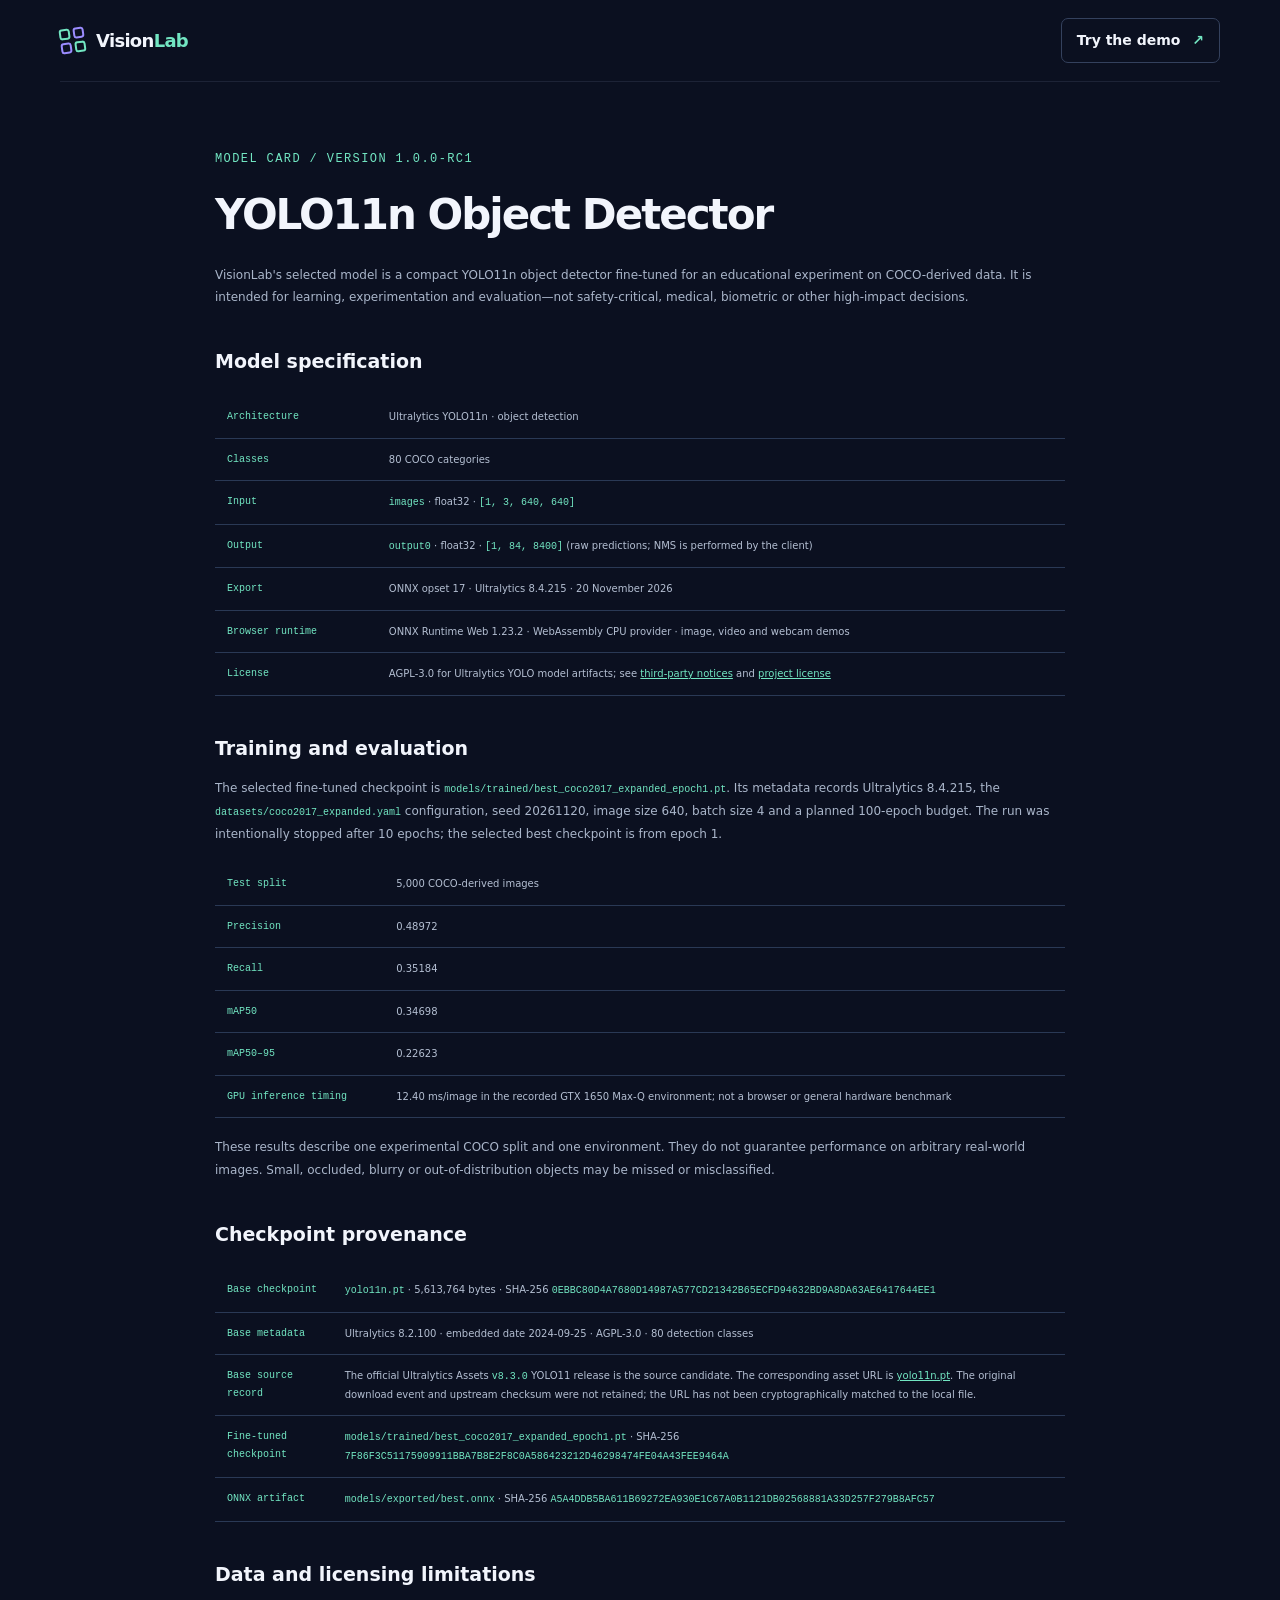
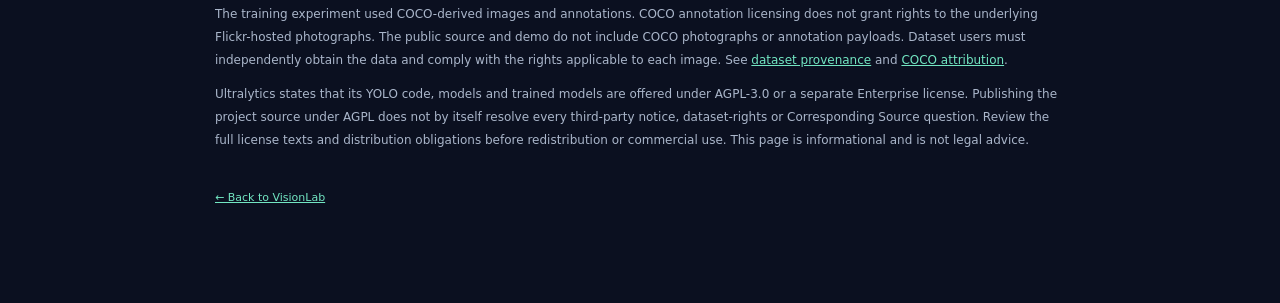
<file: docs/model-card.html>
<!doctype html>
<html lang="en">
<head>
  <meta charset="utf-8">
  <meta name="viewport" content="width=device-width, initial-scale=1">
  <meta name="theme-color" content="#0b1020">
  <title>Model Card — VisionLab</title>
  <link rel="stylesheet" href="./assets/site.css">
  <style>
    .document{padding:70px 0 100px;max-width:850px}.document h1{font-size:42px;letter-spacing:-2px;margin:12px 0}.document h2{font-size:19px;margin:36px 0 10px}.document p,.document li{font-size:12px;color:#aab6ca;line-height:1.9}.document code{font-family:var(--mono);font-size:10px;color:var(--mint);overflow-wrap:anywhere}.document table{width:100%;border-collapse:collapse;margin:18px 0}.document th,.document td{text-align:left;padding:12px;border-bottom:1px solid #2a3955;font-size:10px;vertical-align:top}.document th{color:var(--mint);font-family:var(--mono);font-weight:500}.document td{color:#b4bfd2}.document a{color:var(--mint);text-decoration:underline}.back{display:inline-block;margin-top:24px;color:var(--mint);font-size:11px}
  </style>
</head>
<body>
  <header class="topbar shell"><a class="brand" href="./index.html"><span class="brand-mark"><span></span><span></span><span></span><span></span></span><span>Vision<span class="brand-accent">Lab</span></span></a><a class="nav-cta" href="./index.html#demo">Try the demo <span>↗</span></a></header>
  <main class="shell document">
    <div class="eyebrow">MODEL CARD / VERSION 1.0.0-RC1</div>
    <h1>YOLO11n Object Detector</h1>
    <p>VisionLab's selected model is a compact YOLO11n object detector fine-tuned for an educational experiment on COCO-derived data. It is intended for learning, experimentation and evaluation—not safety-critical, medical, biometric or other high-impact decisions.</p>
    <h2>Model specification</h2>
    <table><tbody>
      <tr><th>Architecture</th><td>Ultralytics YOLO11n · object detection</td></tr>
      <tr><th>Classes</th><td>80 COCO categories</td></tr>
      <tr><th>Input</th><td><code>images</code> · float32 · <code>[1, 3, 640, 640]</code></td></tr>
      <tr><th>Output</th><td><code>output0</code> · float32 · <code>[1, 84, 8400]</code> (raw predictions; NMS is performed by the client)</td></tr>
      <tr><th>Export</th><td>ONNX opset 17 · Ultralytics 8.4.215 · 20 November 2026</td></tr>
      <tr><th>Browser runtime</th><td>ONNX Runtime Web 1.23.2 · WebAssembly CPU provider · image, video and webcam demos</td></tr>
      <tr><th>License</th><td>AGPL-3.0 for Ultralytics YOLO model artifacts; see <a href="./THIRD-PARTY-NOTICES.md">third-party notices</a> and <a href="./LICENSE">project license</a></td></tr>
    </tbody></table>
    <h2>Training and evaluation</h2>
    <p>The selected fine-tuned checkpoint is <code>models/trained/best_coco2017_expanded_epoch1.pt</code>. Its metadata records Ultralytics 8.4.215, the <code>datasets/coco2017_expanded.yaml</code> configuration, seed 20261120, image size 640, batch size 4 and a planned 100-epoch budget. The run was intentionally stopped after 10 epochs; the selected best checkpoint is from epoch 1.</p>
    <table><tbody>
      <tr><th>Test split</th><td>5,000 COCO-derived images</td></tr>
      <tr><th>Precision</th><td>0.48972</td></tr>
      <tr><th>Recall</th><td>0.35184</td></tr>
      <tr><th>mAP50</th><td>0.34698</td></tr>
      <tr><th>mAP50–95</th><td>0.22623</td></tr>
      <tr><th>GPU inference timing</th><td>12.40 ms/image in the recorded GTX 1650 Max-Q environment; not a browser or general hardware benchmark</td></tr>
    </tbody></table>
    <p>These results describe one experimental COCO split and one environment. They do not guarantee performance on arbitrary real-world images. Small, occluded, blurry or out-of-distribution objects may be missed or misclassified.</p>
    <h2>Checkpoint provenance</h2>
    <table><tbody>
      <tr><th>Base checkpoint</th><td><code>yolo11n.pt</code> · 5,613,764 bytes · SHA-256 <code>0EBBC80D4A7680D14987A577CD21342B65ECFD94632BD9A8DA63AE6417644EE1</code></td></tr>
      <tr><th>Base metadata</th><td>Ultralytics 8.2.100 · embedded date 2024-09-25 · AGPL-3.0 · 80 detection classes</td></tr>
      <tr><th>Base source record</th><td>The official Ultralytics Assets <code>v8.3.0</code> YOLO11 release is the source candidate. The corresponding asset URL is <a href="https://github.com/ultralytics/assets/releases/download/v8.3.0/yolo11n.pt">yolo11n.pt</a>. The original download event and upstream checksum were not retained; the URL has not been cryptographically matched to the local file.</td></tr>
      <tr><th>Fine-tuned checkpoint</th><td><code>models/trained/best_coco2017_expanded_epoch1.pt</code> · SHA-256 <code>7F86F3C51175909911BBA7B8E2F8C0A586423212D46298474FE04A43FEE9464A</code></td></tr>
      <tr><th>ONNX artifact</th><td><code>models/exported/best.onnx</code> · SHA-256 <code>A5A4DDB5BA611B69272EA930E1C67A0B1121DB02568881A33D257F279B8AFC57</code></td></tr>
    </tbody></table>
    <h2>Data and licensing limitations</h2>
    <p>The training experiment used COCO-derived images and annotations. COCO annotation licensing does not grant rights to the underlying Flickr-hosted photographs. The public source and demo do not include COCO photographs or annotation payloads. Dataset users must independently obtain the data and comply with the rights applicable to each image. See <a href="./DATASETS.md">dataset provenance</a> and <a href="./COCO-ATTRIBUTION.md">COCO attribution</a>.</p>
    <p>Ultralytics states that its YOLO code, models and trained models are offered under AGPL-3.0 or a separate Enterprise license. Publishing the project source under AGPL does not by itself resolve every third-party notice, dataset-rights or Corresponding Source question. Review the full license texts and distribution obligations before redistribution or commercial use. This page is informational and is not legal advice.</p>
    <a class="back" href="./index.html">← Back to VisionLab</a>
  </main>
</body>
</html>
</file>
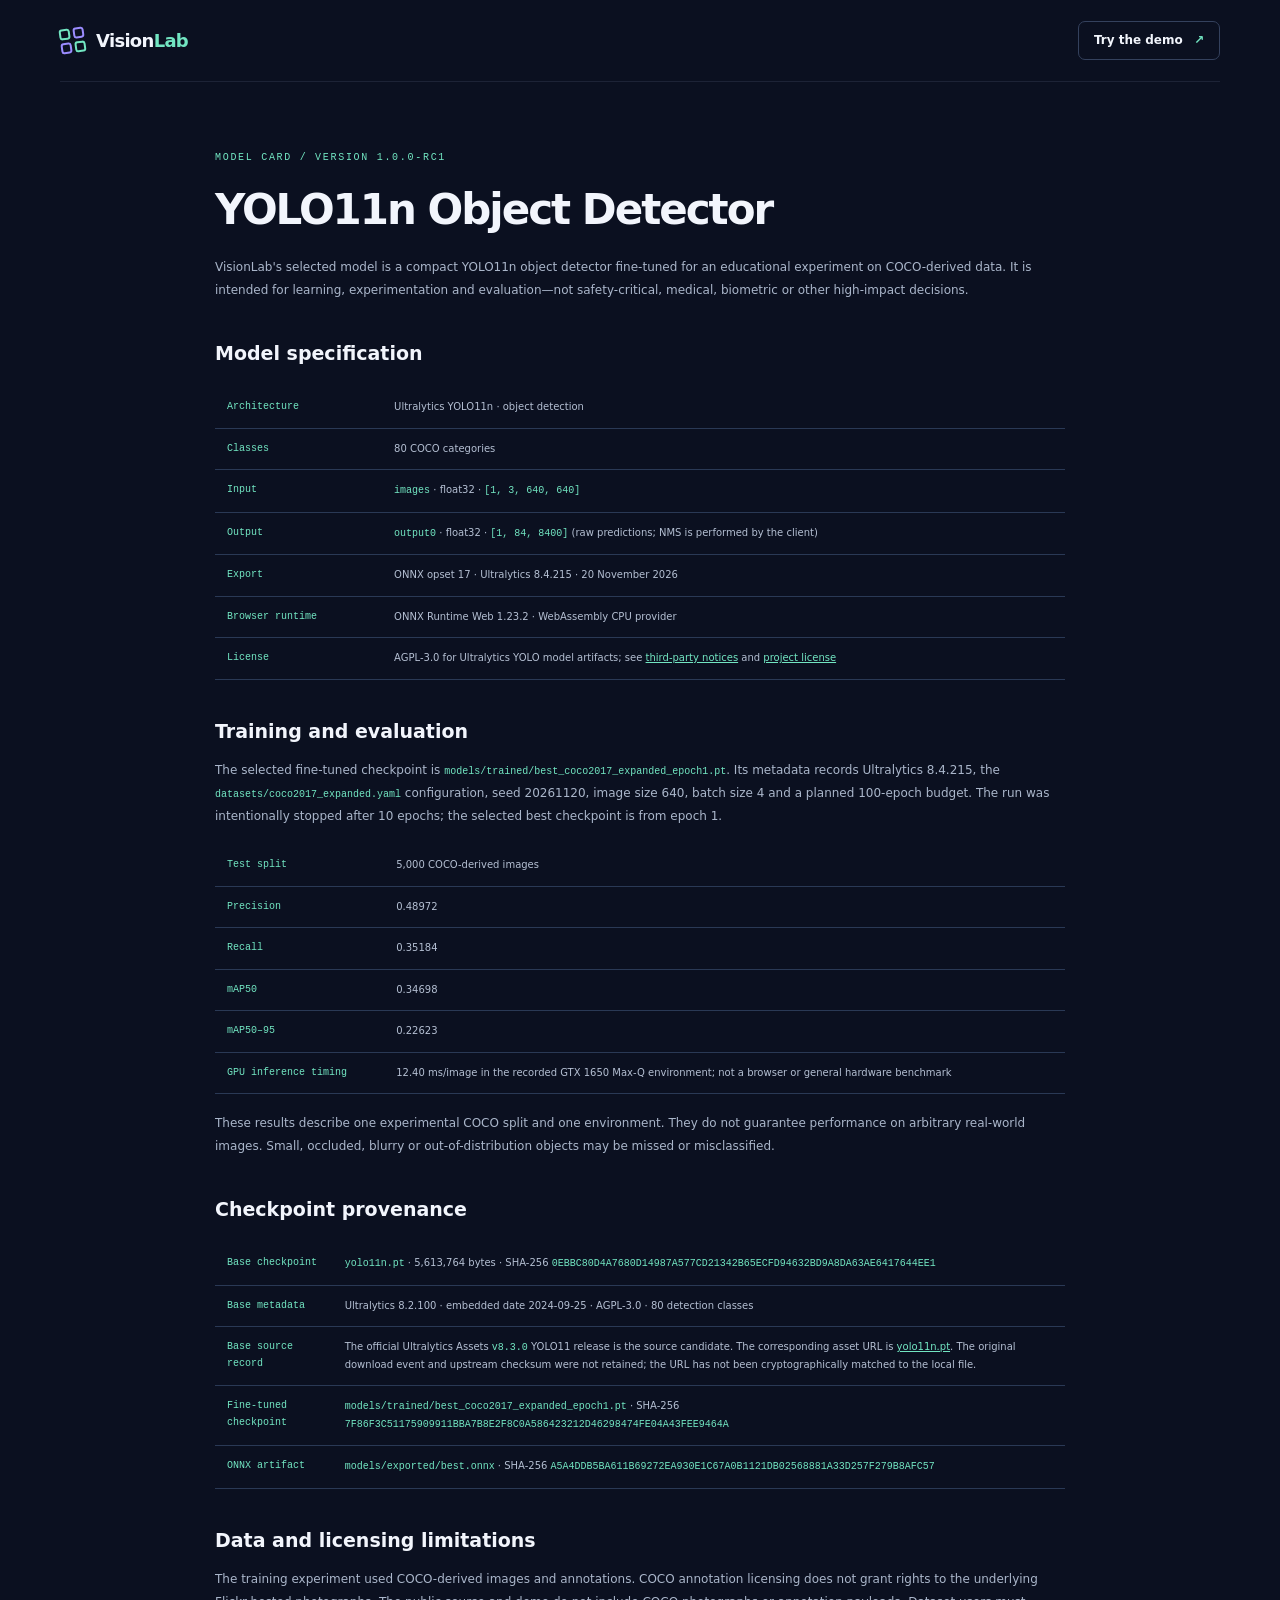
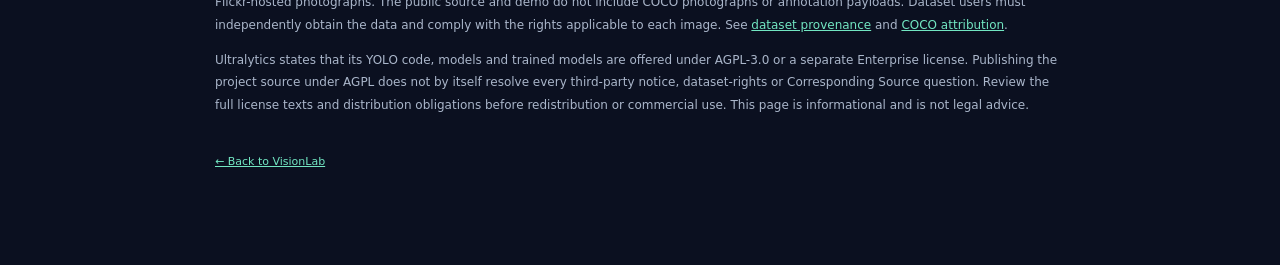
<file: docs/docs/model-card.html>
<!doctype html>
<html lang="en">
<head>
  <meta charset="utf-8">
  <meta name="viewport" content="width=device-width, initial-scale=1">
  <meta name="theme-color" content="#0b1020">
  <title>Model Card — VisionLab</title>
  <link rel="stylesheet" href="./assets/site.css">
  <style>
    .document{padding:70px 0 100px;max-width:850px}.document h1{font-size:42px;letter-spacing:-2px;margin:12px 0}.document h2{font-size:19px;margin:36px 0 10px}.document p,.document li{font-size:12px;color:#aab6ca;line-height:1.9}.document code{font-family:var(--mono);font-size:10px;color:var(--mint);overflow-wrap:anywhere}.document table{width:100%;border-collapse:collapse;margin:18px 0}.document th,.document td{text-align:left;padding:12px;border-bottom:1px solid #2a3955;font-size:10px;vertical-align:top}.document th{color:var(--mint);font-family:var(--mono);font-weight:500}.document td{color:#b4bfd2}.document a{color:var(--mint);text-decoration:underline}.back{display:inline-block;margin-top:24px;color:var(--mint);font-size:11px}
  </style>
</head>
<body>
  <header class="topbar shell"><a class="brand" href="./index.html"><span class="brand-mark"><span></span><span></span><span></span><span></span></span><span>Vision<span class="brand-accent">Lab</span></span></a><a class="nav-cta" href="./index.html#demo">Try the demo <span>↗</span></a></header>
  <main class="shell document">
    <div class="eyebrow">MODEL CARD / VERSION 1.0.0-RC1</div>
    <h1>YOLO11n Object Detector</h1>
    <p>VisionLab's selected model is a compact YOLO11n object detector fine-tuned for an educational experiment on COCO-derived data. It is intended for learning, experimentation and evaluation—not safety-critical, medical, biometric or other high-impact decisions.</p>
    <h2>Model specification</h2>
    <table><tbody>
      <tr><th>Architecture</th><td>Ultralytics YOLO11n · object detection</td></tr>
      <tr><th>Classes</th><td>80 COCO categories</td></tr>
      <tr><th>Input</th><td><code>images</code> · float32 · <code>[1, 3, 640, 640]</code></td></tr>
      <tr><th>Output</th><td><code>output0</code> · float32 · <code>[1, 84, 8400]</code> (raw predictions; NMS is performed by the client)</td></tr>
      <tr><th>Export</th><td>ONNX opset 17 · Ultralytics 8.4.215 · 20 November 2026</td></tr>
      <tr><th>Browser runtime</th><td>ONNX Runtime Web 1.23.2 · WebAssembly CPU provider</td></tr>
      <tr><th>License</th><td>AGPL-3.0 for Ultralytics YOLO model artifacts; see <a href="./THIRD-PARTY-NOTICES.md">third-party notices</a> and <a href="./LICENSE">project license</a></td></tr>
    </tbody></table>
    <h2>Training and evaluation</h2>
    <p>The selected fine-tuned checkpoint is <code>models/trained/best_coco2017_expanded_epoch1.pt</code>. Its metadata records Ultralytics 8.4.215, the <code>datasets/coco2017_expanded.yaml</code> configuration, seed 20261120, image size 640, batch size 4 and a planned 100-epoch budget. The run was intentionally stopped after 10 epochs; the selected best checkpoint is from epoch 1.</p>
    <table><tbody>
      <tr><th>Test split</th><td>5,000 COCO-derived images</td></tr>
      <tr><th>Precision</th><td>0.48972</td></tr>
      <tr><th>Recall</th><td>0.35184</td></tr>
      <tr><th>mAP50</th><td>0.34698</td></tr>
      <tr><th>mAP50–95</th><td>0.22623</td></tr>
      <tr><th>GPU inference timing</th><td>12.40 ms/image in the recorded GTX 1650 Max-Q environment; not a browser or general hardware benchmark</td></tr>
    </tbody></table>
    <p>These results describe one experimental COCO split and one environment. They do not guarantee performance on arbitrary real-world images. Small, occluded, blurry or out-of-distribution objects may be missed or misclassified.</p>
    <h2>Checkpoint provenance</h2>
    <table><tbody>
      <tr><th>Base checkpoint</th><td><code>yolo11n.pt</code> · 5,613,764 bytes · SHA-256 <code>0EBBC80D4A7680D14987A577CD21342B65ECFD94632BD9A8DA63AE6417644EE1</code></td></tr>
      <tr><th>Base metadata</th><td>Ultralytics 8.2.100 · embedded date 2024-09-25 · AGPL-3.0 · 80 detection classes</td></tr>
      <tr><th>Base source record</th><td>The official Ultralytics Assets <code>v8.3.0</code> YOLO11 release is the source candidate. The corresponding asset URL is <a href="https://github.com/ultralytics/assets/releases/download/v8.3.0/yolo11n.pt">yolo11n.pt</a>. The original download event and upstream checksum were not retained; the URL has not been cryptographically matched to the local file.</td></tr>
      <tr><th>Fine-tuned checkpoint</th><td><code>models/trained/best_coco2017_expanded_epoch1.pt</code> · SHA-256 <code>7F86F3C51175909911BBA7B8E2F8C0A586423212D46298474FE04A43FEE9464A</code></td></tr>
      <tr><th>ONNX artifact</th><td><code>models/exported/best.onnx</code> · SHA-256 <code>A5A4DDB5BA611B69272EA930E1C67A0B1121DB02568881A33D257F279B8AFC57</code></td></tr>
    </tbody></table>
    <h2>Data and licensing limitations</h2>
    <p>The training experiment used COCO-derived images and annotations. COCO annotation licensing does not grant rights to the underlying Flickr-hosted photographs. The public source and demo do not include COCO photographs or annotation payloads. Dataset users must independently obtain the data and comply with the rights applicable to each image. See <a href="./DATASETS.md">dataset provenance</a> and <a href="./COCO-ATTRIBUTION.md">COCO attribution</a>.</p>
    <p>Ultralytics states that its YOLO code, models and trained models are offered under AGPL-3.0 or a separate Enterprise license. Publishing the project source under AGPL does not by itself resolve every third-party notice, dataset-rights or Corresponding Source question. Review the full license texts and distribution obligations before redistribution or commercial use. This page is informational and is not legal advice.</p>
    <a class="back" href="./index.html">← Back to VisionLab</a>
  </main>
</body>
</html>
</file>
<file: docs/assets/site.css>
:root{color-scheme:dark;--bg:#0b1020;--panel:#111a2e;--panel-2:#151f36;--line:#26334e;--muted:#9ba8c0;--text:#f2f5fc;--mint:#72e6c2;--violet:#9b8cff;--mono:ui-monospace,'Cascadia Code','Segoe UI Mono',Consolas,monospace;--sans:Inter,'Segoe UI',system-ui,-apple-system,sans-serif}
*{box-sizing:border-box}[hidden]{display:none!important}html{scroll-behavior:smooth;scroll-padding-top:90px}body{margin:0;background:var(--bg);color:var(--text);font-family:var(--sans);font-size:14px;line-height:1.65;overflow-x:hidden}a{color:inherit;text-decoration:none}button,input{font:inherit}.shell{width:min(1160px,calc(100% - 48px));margin-inline:auto}.ambient{position:absolute;pointer-events:none;filter:blur(100px);opacity:.13;border-radius:50%;z-index:-1}.ambient-one{width:440px;height:440px;background:#5661d8;top:70px;right:-170px}.ambient-two{width:350px;height:350px;background:#23b99b;top:780px;left:-180px;opacity:.07}
.topbar{height:82px;display:flex;align-items:center;justify-content:space-between;border-bottom:1px solid rgba(147,164,197,.13)}.brand{display:inline-flex;align-items:center;gap:11px;font-size:18px;font-weight:800;letter-spacing:-.7px}.brand-accent{color:var(--mint)}.brand-mark{width:25px;height:25px;display:grid;grid-template-columns:1fr 1fr;gap:3px;transform:rotate(-8deg)}.brand-mark span{border:2px solid var(--mint);border-radius:3px}.brand-mark span:nth-child(2),.brand-mark span:nth-child(3){border-color:var(--violet)}nav{display:flex;gap:34px;color:#b4bfd2;font-size:12px}nav a:hover,.text-link:hover{color:var(--mint)}.nav-cta{border:1px solid #34415d;border-radius:7px;padding:9px 15px;font-size:12px;font-weight:700}.nav-cta span{color:var(--mint);margin-left:7px}
.hero{min-height:555px;display:grid;grid-template-columns:1fr 1fr;align-items:center;gap:60px;padding-top:42px;padding-bottom:50px}.eyebrow{font:500 10px var(--mono);letter-spacing:1.7px;color:var(--mint);display:flex;align-items:center;gap:10px}.pulse-dot,.runtime-dot{width:7px;height:7px;border-radius:50%;background:var(--mint);box-shadow:0 0 12px #72e6c2aa}.hero h1{font-size:clamp(52px,6.3vw,76px);letter-spacing:-5px;line-height:1.04;margin:25px 0 18px;font-weight:800}.hero h1 span{color:var(--mint)}.hero-lede{color:#a9b5ca;max-width:475px;font-size:15px;line-height:1.9}.hero-actions{display:flex;align-items:center;gap:25px;margin-top:28px}.button{border:0;border-radius:7px;padding:12px 17px;font-size:12px;font-weight:800;cursor:pointer;display:inline-flex;align-items:center;justify-content:center;gap:13px;transition:transform .18s,filter .18s}.button:hover:not(:disabled){transform:translateY(-2px);filter:brightness(1.08)}.button:disabled{opacity:.4;cursor:not-allowed}.button-primary{background:var(--mint);color:#08151a}.button-secondary{background:#202c47;color:#e6ecf8;border:1px solid #354361}.text-link{font-size:12px;color:#d1d9e8;font-weight:700}.text-link span{color:var(--mint);padding-left:5px}.hero-facts{display:flex;gap:35px;margin-top:47px}.hero-facts div{display:flex;flex-direction:column;gap:2px}.hero-facts strong{font-size:19px;letter-spacing:-.5px}.hero-facts span{font-size:10px;color:var(--muted)}
.hero-art{height:380px;position:relative;border:1px solid #283652;border-radius:14px;overflow:hidden;background:radial-gradient(ellipse at 48% 45%,#1b2b4a 0,#10192c 53%,#0e1628 100%);box-shadow:0 25px 80px #0005}.art-grid{position:absolute;inset:0;background-image:linear-gradient(#8fa3c00d 1px,transparent 1px),linear-gradient(90deg,#8fa3c00d 1px,transparent 1px);background-size:27px 27px}.scan-line{position:absolute;left:0;right:0;top:45%;height:1px;background:linear-gradient(90deg,transparent,#72e6c288,transparent);box-shadow:0 0 22px #72e6c244}.object-frame{position:absolute;border:1px solid var(--mint);border-radius:3px}.frame-car{width:55%;height:35%;left:10%;top:36%}.frame-person{width:22%;height:58%;right:12%;top:16%;border-color:var(--violet)}.frame-label{position:absolute;top:-23px;left:-1px;background:var(--mint);color:#0b1b22;padding:3px 7px;font:10px var(--mono)}.frame-person .frame-label{background:var(--violet);color:#15112b}.car-shape{position:absolute;left:12%;right:10%;bottom:17%;height:40%;border:2px solid #8ca0bd;border-radius:25px 32px 9px 9px;opacity:.72}.car-shape:before{content:'';position:absolute;left:22%;right:20%;top:-40%;height:45%;border:2px solid #8ca0bd;border-bottom:0;border-radius:24px 24px 0 0}.car-shape i,.car-shape b{position:absolute;width:19px;height:19px;border-radius:50%;background:#0e172a;border:3px solid #91a3bf;bottom:-11px}.car-shape i{left:18%}.car-shape b{right:17%}.person-shape{position:absolute;inset:13% 25%;opacity:.65}.person-shape:before{content:'';position:absolute;width:28px;height:28px;border:2px solid #b9adff;border-radius:50%;top:0;left:50%;transform:translateX(-50%)}.person-shape:after{content:'';position:absolute;top:34px;bottom:0;left:50%;width:35px;transform:translateX(-50%);border:2px solid #b9adff;border-radius:18px 18px 5px 5px}.art-coordinates{position:absolute;bottom:18px;left:20px;font:9px/1.8 var(--mono);letter-spacing:1px;color:#7889a8}.art-corner{position:absolute;width:17px;height:17px;border-color:var(--mint);border-style:solid;opacity:.8}.corner-a{top:14px;left:14px;border-width:1px 0 0 1px}.corner-b{bottom:14px;right:14px;border-width:0 1px 1px 0}
.demo-section{padding-top:68px}.section-heading{display:flex;justify-content:space-between;align-items:end;margin-bottom:23px}.section-heading h2{font-size:31px;letter-spacing:-1.5px;margin:7px 0 0}.runtime-pill{border:1px solid #293754;border-radius:30px;padding:7px 12px;color:#aab6ca;font:10px var(--mono);display:flex;align-items:center;gap:9px}.runtime-dot{width:6px;height:6px;background:#7d8ca6;box-shadow:none}.demo-card{border:1px solid #293754;border-radius:12px;background:#10182b;overflow:hidden;box-shadow:0 22px 60px #0002}.demo-toolbar,.results-bar{display:flex;justify-content:space-between;align-items:center;padding:16px 20px;border-bottom:1px solid #26334e}.demo-step{font:500 10px var(--mono);letter-spacing:1.2px;color:#c5d0e2}.demo-step span{color:var(--mint);margin-right:9px}.toolbar-hint{font-size:10px;color:#7787a3}.demo-workspace{display:grid;grid-template-columns:minmax(0,1.6fr) minmax(280px,.8fr);min-height:390px}.upload-panel{min-height:390px;padding:22px;position:relative;display:flex;align-items:center;justify-content:center;border-right:1px solid #26334e;background:#0d1526}.upload-panel.drag-over{background:#14243a;outline:1px dashed var(--mint);outline-offset:-10px}.upload-content{text-align:center}.upload-icon{width:54px;height:54px;border:1px solid #354564;background:#17233b;border-radius:14px;display:grid;place-items:center;margin:0 auto 17px}.upload-icon svg{width:24px;fill:none;stroke:var(--mint);stroke-width:1.5;stroke-linecap:round;stroke-linejoin:round}.upload-content h3{font-size:16px;margin:0 0 4px}.upload-content p{margin:0;color:#9aa8c0;font-size:11px}.inline-button{border:0;background:none;color:var(--mint);padding:0;cursor:pointer;text-decoration:underline}.upload-note{display:block;margin-top:22px;color:#71819d;font:9px var(--mono)}.preview-wrap{position:relative;width:100%;height:100%;min-height:345px;display:flex;align-items:center;justify-content:center}.preview-wrap canvas{max-width:100%;max-height:480px;object-fit:contain}.remove-image{position:absolute;top:0;right:0;width:28px;height:28px;border:1px solid #3a4864;background:#17233b;color:#fff;border-radius:50%;font-size:19px;cursor:pointer}.control-panel{padding:22px 22px 16px}.model-status{display:flex;align-items:center;gap:10px;margin:22px 0 25px}.model-icon{width:34px;height:34px;border-radius:9px;background:#202b4a;color:var(--mint);font:700 11px var(--mono);display:grid;place-items:center;border:1px solid #3a496a}.model-status strong{font-size:11px;display:block}.model-status small{display:block;color:#8190aa;font-size:9px;margin-top:2px}.status-indicator{width:7px;height:7px;border-radius:50%;background:#64748b;margin-left:auto}.status-indicator.ready{background:var(--mint);box-shadow:0 0 10px #72e6c2aa}.setting-block{margin:20px 0}.setting-label{display:flex;justify-content:space-between;align-items:center;font-size:10px;color:#c7d1e1}.setting-label output{font:11px var(--mono);color:var(--mint)}input[type=range]{width:100%;accent-color:var(--mint);margin:12px 0 2px;cursor:pointer}.range-ends{display:flex;justify-content:space-between;color:#71819b;font-size:8px}.model-actions{display:grid;grid-template-columns:1fr 1fr;gap:9px;margin-top:24px}.model-actions .button{padding:11px 8px;font-size:10px}.status-message{font-size:9px;color:#8c9ab2;line-height:1.6;margin:12px 0 0;min-height:30px}.status-message.error{color:#ff9b9b}.status-message.success{color:var(--mint)}.results-bar{border-top:1px solid #26334e;border-bottom:0}.result-summary{color:#8291ab;font:10px var(--mono)}.results-content{padding:0 20px 18px}.empty-results{padding:18px 0;color:#73829c;font-size:10px}.result-list{display:grid;grid-template-columns:repeat(auto-fill,minmax(180px,1fr));gap:8px}.result-item{border:1px solid #2b3955;border-radius:7px;background:#141f35;padding:9px 11px;display:flex;align-items:center;gap:9px}.result-swatch{width:7px;height:24px;border-radius:5px;background:var(--mint)}.result-info{min-width:0;flex:1}.result-info strong{font-size:10px;display:block}.result-info small{font:9px var(--mono);color:#8494ae}.result-score{font:10px var(--mono);color:var(--mint)}.privacy-note{font-size:10px;color:#8291a9;margin:13px 2px}.privacy-note span{color:var(--mint);font-size:15px;margin-right:5px}.privacy-note strong{color:#cbd5e4}
.about-section{padding-top:105px}.about-grid{display:grid;grid-template-columns:1.1fr 1fr 1fr;gap:13px}.about-card{min-height:265px;border:1px solid #293754;border-radius:10px;padding:22px;background:linear-gradient(145deg,#141f35,#10182a)}.about-main{background:radial-gradient(ellipse at 100% 0,#223d4a 0,#15243a 40%,#111a2e 100%)}.card-number{font:9px var(--mono);letter-spacing:1.2px;color:#7e8eaa}.about-symbol{font-size:27px;color:var(--mint);margin:19px 0 5px}.about-card h3{font-size:14px;margin:8px 0}.about-card p{font-size:10px;line-height:1.9;color:#9aa8bf;margin:7px 0}.card-link{display:inline-block;color:var(--mint);font-size:10px;font-weight:700;margin-top:12px}.card-link span{margin-left:6px}.pipeline{display:flex;align-items:center;justify-content:space-between;margin:31px 0 28px;font:8px var(--mono);color:#d3deef;gap:4px}.pipeline span{border:1px solid #354562;border-radius:4px;padding:5px 6px}.pipeline i{font-style:normal;color:var(--mint)}.metric-pair{display:flex;gap:30px;margin:25px 0 19px}.metric-pair div{display:flex;flex-direction:column}.metric-pair strong{font-size:26px;letter-spacing:-1px;color:var(--mint)}.metric-pair small{font:9px var(--mono);color:#8493ad}
.model-section{padding-top:105px;padding-bottom:100px;display:grid;grid-template-columns:1fr 1fr;gap:80px;align-items:center}.model-copy h2{font-size:42px;line-height:1.13;letter-spacing:-2px;margin:15px 0}.model-copy h2 span{color:var(--mint)}.model-copy p{font-size:12px;color:#9aa8bf;line-height:1.9;max-width:460px}.model-tags{display:flex;flex-wrap:wrap;gap:8px;margin-top:23px}.model-tags span{border:1px solid #33425f;border-radius:30px;padding:6px 10px;color:#b8c5d9;font:9px var(--mono)}.spec-card{border:1px solid #2a3955;border-radius:10px;padding:9px 20px;background:#111a2e}.spec-row{display:flex;justify-content:space-between;gap:15px;padding:13px 0;border-bottom:1px solid #26334e;font-size:10px}.spec-row span{color:#8998b1}.spec-row strong{font-size:10px;text-align:right}.spec-link{display:flex;justify-content:space-between;padding:15px 0 8px;color:var(--mint);font-size:10px;font-weight:700}.footer{border-top:1px solid #26334e;padding:25px 0 30px;display:flex;align-items:center;justify-content:space-between}.footer .brand{font-size:15px}.footer .brand-mark{width:20px;height:20px}.footer p{font-size:10px;color:#8291a9}.footer-license{font:9px var(--mono);color:#7f8da6}
@media(max-width:850px){.hero{grid-template-columns:1fr;gap:35px;padding-top:70px}.hero-copy{max-width:650px}.hero-art{height:340px}.demo-workspace{grid-template-columns:1fr}.upload-panel{border-right:0;border-bottom:1px solid #26334e;min-height:330px}.control-panel{padding:22px}.about-grid{grid-template-columns:1fr 1fr}.about-main{grid-column:span 2}.model-section{gap:35px}.model-section{grid-template-columns:1fr 1fr}}
@media(max-width:600px){.shell{width:min(100% - 30px,1160px)}.topbar{height:68px}nav{gap:14px;font-size:10px}nav a:nth-child(2){display:none}.nav-cta{padding:7px 10px;font-size:10px}.hero{padding-top:54px;min-height:auto}.hero h1{font-size:55px;letter-spacing:-3px}.hero-lede{font-size:13px}.hero-facts{gap:22px;margin-top:35px}.hero-facts strong{font-size:16px}.hero-art{height:290px}.section-heading{align-items:start;gap:15px;flex-direction:column}.section-heading h2{font-size:27px}.runtime-pill{font-size:9px}.demo-section{padding-top:50px}.demo-toolbar,.results-bar{padding:14px}.toolbar-hint{font-size:8px}.demo-workspace{min-height:0}.upload-panel{min-height:285px;padding:14px}.preview-wrap{min-height:260px}.control-panel{padding:18px}.about-section,.model-section{padding-top:75px}.about-grid{grid-template-columns:1fr}.about-main{grid-column:auto}.about-card{min-height:220px}.model-section{grid-template-columns:1fr;gap:25px;padding-bottom:70px}.model-copy h2{font-size:36px}.footer{align-items:flex-start;gap:10px;flex-direction:column}.footer p{margin:0}.model-actions{grid-template-columns:1fr 1fr}}
 .media-section{padding-top:70px}.media-grid{display:grid;grid-template-columns:1fr 1fr;gap:14px}.media-card,.analytics-card{border:1px solid #293754;border-radius:11px;background:#10182b;overflow:hidden}.media-preview{height:300px;position:relative;display:flex;align-items:center;justify-content:center;background:#0d1526;border-bottom:1px solid #26334e;overflow:hidden}.media-preview video{max-width:100%;max-height:100%;object-fit:contain}.media-preview canvas{max-width:100%;max-height:100%;object-fit:contain}.media-placeholder{position:absolute;color:#8291a9;font-size:11px;text-align:center;padding:20px}.media-controls{display:flex;flex-wrap:wrap;gap:8px;padding:14px 16px 4px}.media-controls .button{font-size:10px;padding:10px 12px}.media-card>.status-message{padding:0 16px 14px;min-height:42px}.analytics-card{margin-top:15px}.analytics-metrics{display:grid;grid-template-columns:repeat(5,1fr);gap:1px;background:#26334e;border-bottom:1px solid #26334e}.analytics-metrics>div{background:#111a2e;padding:17px 15px;display:flex;flex-direction:column;gap:4px}.analytics-metrics strong{font-size:20px;color:var(--mint);font-family:var(--mono);letter-spacing:-.6px}.analytics-metrics span{font-size:9px;color:#8d9bb4}.analytics-detail{padding:16px 20px 19px}.analytics-detail>div:first-child{display:flex;justify-content:space-between;gap:12px;align-items:center;font-size:10px;margin-bottom:12px}.analytics-detail>div:first-child span{color:#8291a9;font:9px var(--mono)}.class-distribution{display:flex;flex-wrap:wrap;gap:7px}.class-chip{display:inline-flex;align-items:center;gap:9px;border:1px solid #34425e;border-radius:6px;background:#141f35;padding:6px 9px}.class-chip strong{font-size:9px}.class-chip small{font:9px var(--mono);color:var(--mint)}.footer-license a{color:var(--mint);text-decoration:underline}
@media(max-width:850px){.media-grid{grid-template-columns:1fr}.analytics-metrics{grid-template-columns:repeat(3,1fr)}}
@media(max-width:600px){.media-section{padding-top:55px}.media-preview{height:230px}.analytics-metrics{grid-template-columns:repeat(2,1fr)}.analytics-metrics>div{padding:13px 11px}.analytics-metrics strong{font-size:17px}.analytics-detail{padding:14px}.analytics-detail>div:first-child{align-items:flex-start;flex-direction:column;gap:4px}}

/* Accessibility: increase small interface text while preserving the layout. */
body{font-size:16px;line-height:1.75}
nav{font-size:14px;gap:28px}
.nav-cta,.button,.text-link{font-size:14px}
.eyebrow{font-size:12px;letter-spacing:1.4px}
.hero-lede{font-size:17px}
.hero-facts span{font-size:12px}
.section-heading h2{font-size:34px}
.runtime-pill{font-size:12px}
.demo-step{font-size:12px;letter-spacing:1px}
.toolbar-hint{font-size:12px}
.upload-content h3{font-size:19px}
.upload-content p{font-size:14px}
.upload-note{font-size:11px}
.control-panel{font-size:14px}
.model-status strong{font-size:13px}
.model-status small{font-size:11px}
.setting-label{font-size:13px}
.setting-label output{font-size:13px}
.range-ends{font-size:10px}
.model-actions .button{font-size:12px}
.status-message{font-size:12px;line-height:1.7}
.result-summary{font-size:12px}
.empty-results{font-size:12px}
.result-info strong{font-size:12px}
.result-info small,.result-score{font-size:11px}
.privacy-note{font-size:12px;line-height:1.8}
.about-card h3{font-size:16px}
.about-card p{font-size:12px}
.card-number{font-size:11px}
.card-link{font-size:12px}
.pipeline{font-size:10px}
.model-copy p{font-size:14px}
.model-tags span{font-size:11px}
.spec-row{font-size:12px}
.spec-row strong,.spec-link{font-size:12px}
.footer p{font-size:12px}
.footer-license{font-size:11px}
.media-preview .media-placeholder{font-size:13px}
.media-controls .button{font-size:12px}
.analytics-metrics span{font-size:11px}
.analytics-detail>div:first-child{font-size:12px}
.analytics-detail>div:first-child span{font-size:11px}
.class-chip strong,.class-chip small{font-size:11px}
@media(max-width:850px){nav{gap:18px}}
@media(max-width:600px){
  body{font-size:15px}
  nav{font-size:12px;gap:12px}
  .nav-cta{font-size:12px}
  .hero-lede{font-size:15px}
  .hero h1{font-size:clamp(46px,12vw,58px)}
  .section-heading h2{font-size:29px}
  .toolbar-hint{font-size:10px}
  .demo-step{font-size:11px}
  .upload-content p{font-size:13px}
  .status-message,.privacy-note{font-size:11px}
  .about-card p{font-size:12px}
}
</file>
<file: docs/docs/assets/site.css>
:root{color-scheme:dark;--bg:#0b1020;--panel:#111a2e;--panel-2:#151f36;--line:#26334e;--muted:#9ba8c0;--text:#f2f5fc;--mint:#72e6c2;--violet:#9b8cff;--mono:ui-monospace,'Cascadia Code','Segoe UI Mono',Consolas,monospace;--sans:Inter,'Segoe UI',system-ui,-apple-system,sans-serif}
*{box-sizing:border-box}[hidden]{display:none!important}html{scroll-behavior:smooth;scroll-padding-top:90px}body{margin:0;background:var(--bg);color:var(--text);font-family:var(--sans);font-size:14px;line-height:1.65;overflow-x:hidden}a{color:inherit;text-decoration:none}button,input{font:inherit}.shell{width:min(1160px,calc(100% - 48px));margin-inline:auto}.ambient{position:absolute;pointer-events:none;filter:blur(100px);opacity:.13;border-radius:50%;z-index:-1}.ambient-one{width:440px;height:440px;background:#5661d8;top:70px;right:-170px}.ambient-two{width:350px;height:350px;background:#23b99b;top:780px;left:-180px;opacity:.07}
.topbar{height:82px;display:flex;align-items:center;justify-content:space-between;border-bottom:1px solid rgba(147,164,197,.13)}.brand{display:inline-flex;align-items:center;gap:11px;font-size:18px;font-weight:800;letter-spacing:-.7px}.brand-accent{color:var(--mint)}.brand-mark{width:25px;height:25px;display:grid;grid-template-columns:1fr 1fr;gap:3px;transform:rotate(-8deg)}.brand-mark span{border:2px solid var(--mint);border-radius:3px}.brand-mark span:nth-child(2),.brand-mark span:nth-child(3){border-color:var(--violet)}nav{display:flex;gap:34px;color:#b4bfd2;font-size:12px}nav a:hover,.text-link:hover{color:var(--mint)}.nav-cta{border:1px solid #34415d;border-radius:7px;padding:9px 15px;font-size:12px;font-weight:700}.nav-cta span{color:var(--mint);margin-left:7px}
.hero{min-height:555px;display:grid;grid-template-columns:1fr 1fr;align-items:center;gap:60px;padding-top:42px;padding-bottom:50px}.eyebrow{font:500 10px var(--mono);letter-spacing:1.7px;color:var(--mint);display:flex;align-items:center;gap:10px}.pulse-dot,.runtime-dot{width:7px;height:7px;border-radius:50%;background:var(--mint);box-shadow:0 0 12px #72e6c2aa}.hero h1{font-size:clamp(52px,6.3vw,76px);letter-spacing:-5px;line-height:1.04;margin:25px 0 18px;font-weight:800}.hero h1 span{color:var(--mint)}.hero-lede{color:#a9b5ca;max-width:475px;font-size:15px;line-height:1.9}.hero-actions{display:flex;align-items:center;gap:25px;margin-top:28px}.button{border:0;border-radius:7px;padding:12px 17px;font-size:12px;font-weight:800;cursor:pointer;display:inline-flex;align-items:center;justify-content:center;gap:13px;transition:transform .18s,filter .18s}.button:hover:not(:disabled){transform:translateY(-2px);filter:brightness(1.08)}.button:disabled{opacity:.4;cursor:not-allowed}.button-primary{background:var(--mint);color:#08151a}.button-secondary{background:#202c47;color:#e6ecf8;border:1px solid #354361}.text-link{font-size:12px;color:#d1d9e8;font-weight:700}.text-link span{color:var(--mint);padding-left:5px}.hero-facts{display:flex;gap:35px;margin-top:47px}.hero-facts div{display:flex;flex-direction:column;gap:2px}.hero-facts strong{font-size:19px;letter-spacing:-.5px}.hero-facts span{font-size:10px;color:var(--muted)}
.hero-art{height:380px;position:relative;border:1px solid #283652;border-radius:14px;overflow:hidden;background:radial-gradient(ellipse at 48% 45%,#1b2b4a 0,#10192c 53%,#0e1628 100%);box-shadow:0 25px 80px #0005}.art-grid{position:absolute;inset:0;background-image:linear-gradient(#8fa3c00d 1px,transparent 1px),linear-gradient(90deg,#8fa3c00d 1px,transparent 1px);background-size:27px 27px}.scan-line{position:absolute;left:0;right:0;top:45%;height:1px;background:linear-gradient(90deg,transparent,#72e6c288,transparent);box-shadow:0 0 22px #72e6c244}.object-frame{position:absolute;border:1px solid var(--mint);border-radius:3px}.frame-car{width:55%;height:35%;left:10%;top:36%}.frame-person{width:22%;height:58%;right:12%;top:16%;border-color:var(--violet)}.frame-label{position:absolute;top:-23px;left:-1px;background:var(--mint);color:#0b1b22;padding:3px 7px;font:10px var(--mono)}.frame-person .frame-label{background:var(--violet);color:#15112b}.car-shape{position:absolute;left:12%;right:10%;bottom:17%;height:40%;border:2px solid #8ca0bd;border-radius:25px 32px 9px 9px;opacity:.72}.car-shape:before{content:'';position:absolute;left:22%;right:20%;top:-40%;height:45%;border:2px solid #8ca0bd;border-bottom:0;border-radius:24px 24px 0 0}.car-shape i,.car-shape b{position:absolute;width:19px;height:19px;border-radius:50%;background:#0e172a;border:3px solid #91a3bf;bottom:-11px}.car-shape i{left:18%}.car-shape b{right:17%}.person-shape{position:absolute;inset:13% 25%;opacity:.65}.person-shape:before{content:'';position:absolute;width:28px;height:28px;border:2px solid #b9adff;border-radius:50%;top:0;left:50%;transform:translateX(-50%)}.person-shape:after{content:'';position:absolute;top:34px;bottom:0;left:50%;width:35px;transform:translateX(-50%);border:2px solid #b9adff;border-radius:18px 18px 5px 5px}.art-coordinates{position:absolute;bottom:18px;left:20px;font:9px/1.8 var(--mono);letter-spacing:1px;color:#7889a8}.art-corner{position:absolute;width:17px;height:17px;border-color:var(--mint);border-style:solid;opacity:.8}.corner-a{top:14px;left:14px;border-width:1px 0 0 1px}.corner-b{bottom:14px;right:14px;border-width:0 1px 1px 0}
.demo-section{padding-top:68px}.section-heading{display:flex;justify-content:space-between;align-items:end;margin-bottom:23px}.section-heading h2{font-size:31px;letter-spacing:-1.5px;margin:7px 0 0}.runtime-pill{border:1px solid #293754;border-radius:30px;padding:7px 12px;color:#aab6ca;font:10px var(--mono);display:flex;align-items:center;gap:9px}.runtime-dot{width:6px;height:6px;background:#7d8ca6;box-shadow:none}.demo-card{border:1px solid #293754;border-radius:12px;background:#10182b;overflow:hidden;box-shadow:0 22px 60px #0002}.demo-toolbar,.results-bar{display:flex;justify-content:space-between;align-items:center;padding:16px 20px;border-bottom:1px solid #26334e}.demo-step{font:500 10px var(--mono);letter-spacing:1.2px;color:#c5d0e2}.demo-step span{color:var(--mint);margin-right:9px}.toolbar-hint{font-size:10px;color:#7787a3}.demo-workspace{display:grid;grid-template-columns:minmax(0,1.6fr) minmax(280px,.8fr);min-height:390px}.upload-panel{min-height:390px;padding:22px;position:relative;display:flex;align-items:center;justify-content:center;border-right:1px solid #26334e;background:#0d1526}.upload-panel.drag-over{background:#14243a;outline:1px dashed var(--mint);outline-offset:-10px}.upload-content{text-align:center}.upload-icon{width:54px;height:54px;border:1px solid #354564;background:#17233b;border-radius:14px;display:grid;place-items:center;margin:0 auto 17px}.upload-icon svg{width:24px;fill:none;stroke:var(--mint);stroke-width:1.5;stroke-linecap:round;stroke-linejoin:round}.upload-content h3{font-size:16px;margin:0 0 4px}.upload-content p{margin:0;color:#9aa8c0;font-size:11px}.inline-button{border:0;background:none;color:var(--mint);padding:0;cursor:pointer;text-decoration:underline}.upload-note{display:block;margin-top:22px;color:#71819d;font:9px var(--mono)}.preview-wrap{position:relative;width:100%;height:100%;min-height:345px;display:flex;align-items:center;justify-content:center}.preview-wrap canvas{max-width:100%;max-height:480px;object-fit:contain}.remove-image{position:absolute;top:0;right:0;width:28px;height:28px;border:1px solid #3a4864;background:#17233b;color:#fff;border-radius:50%;font-size:19px;cursor:pointer}.control-panel{padding:22px 22px 16px}.model-status{display:flex;align-items:center;gap:10px;margin:22px 0 25px}.model-icon{width:34px;height:34px;border-radius:9px;background:#202b4a;color:var(--mint);font:700 11px var(--mono);display:grid;place-items:center;border:1px solid #3a496a}.model-status strong{font-size:11px;display:block}.model-status small{display:block;color:#8190aa;font-size:9px;margin-top:2px}.status-indicator{width:7px;height:7px;border-radius:50%;background:#64748b;margin-left:auto}.status-indicator.ready{background:var(--mint);box-shadow:0 0 10px #72e6c2aa}.setting-block{margin:20px 0}.setting-label{display:flex;justify-content:space-between;align-items:center;font-size:10px;color:#c7d1e1}.setting-label output{font:11px var(--mono);color:var(--mint)}input[type=range]{width:100%;accent-color:var(--mint);margin:12px 0 2px;cursor:pointer}.range-ends{display:flex;justify-content:space-between;color:#71819b;font-size:8px}.model-actions{display:grid;grid-template-columns:1fr 1fr;gap:9px;margin-top:24px}.model-actions .button{padding:11px 8px;font-size:10px}.status-message{font-size:9px;color:#8c9ab2;line-height:1.6;margin:12px 0 0;min-height:30px}.status-message.error{color:#ff9b9b}.status-message.success{color:var(--mint)}.results-bar{border-top:1px solid #26334e;border-bottom:0}.result-summary{color:#8291ab;font:10px var(--mono)}.results-content{padding:0 20px 18px}.empty-results{padding:18px 0;color:#73829c;font-size:10px}.result-list{display:grid;grid-template-columns:repeat(auto-fill,minmax(180px,1fr));gap:8px}.result-item{border:1px solid #2b3955;border-radius:7px;background:#141f35;padding:9px 11px;display:flex;align-items:center;gap:9px}.result-swatch{width:7px;height:24px;border-radius:5px;background:var(--mint)}.result-info{min-width:0;flex:1}.result-info strong{font-size:10px;display:block}.result-info small{font:9px var(--mono);color:#8494ae}.result-score{font:10px var(--mono);color:var(--mint)}.privacy-note{font-size:10px;color:#8291a9;margin:13px 2px}.privacy-note span{color:var(--mint);font-size:15px;margin-right:5px}.privacy-note strong{color:#cbd5e4}
.about-section{padding-top:105px}.about-grid{display:grid;grid-template-columns:1.1fr 1fr 1fr;gap:13px}.about-card{min-height:265px;border:1px solid #293754;border-radius:10px;padding:22px;background:linear-gradient(145deg,#141f35,#10182a)}.about-main{background:radial-gradient(ellipse at 100% 0,#223d4a 0,#15243a 40%,#111a2e 100%)}.card-number{font:9px var(--mono);letter-spacing:1.2px;color:#7e8eaa}.about-symbol{font-size:27px;color:var(--mint);margin:19px 0 5px}.about-card h3{font-size:14px;margin:8px 0}.about-card p{font-size:10px;line-height:1.9;color:#9aa8bf;margin:7px 0}.card-link{display:inline-block;color:var(--mint);font-size:10px;font-weight:700;margin-top:12px}.card-link span{margin-left:6px}.pipeline{display:flex;align-items:center;justify-content:space-between;margin:31px 0 28px;font:8px var(--mono);color:#d3deef;gap:4px}.pipeline span{border:1px solid #354562;border-radius:4px;padding:5px 6px}.pipeline i{font-style:normal;color:var(--mint)}.metric-pair{display:flex;gap:30px;margin:25px 0 19px}.metric-pair div{display:flex;flex-direction:column}.metric-pair strong{font-size:26px;letter-spacing:-1px;color:var(--mint)}.metric-pair small{font:9px var(--mono);color:#8493ad}
.model-section{padding-top:105px;padding-bottom:100px;display:grid;grid-template-columns:1fr 1fr;gap:80px;align-items:center}.model-copy h2{font-size:42px;line-height:1.13;letter-spacing:-2px;margin:15px 0}.model-copy h2 span{color:var(--mint)}.model-copy p{font-size:12px;color:#9aa8bf;line-height:1.9;max-width:460px}.model-tags{display:flex;flex-wrap:wrap;gap:8px;margin-top:23px}.model-tags span{border:1px solid #33425f;border-radius:30px;padding:6px 10px;color:#b8c5d9;font:9px var(--mono)}.spec-card{border:1px solid #2a3955;border-radius:10px;padding:9px 20px;background:#111a2e}.spec-row{display:flex;justify-content:space-between;gap:15px;padding:13px 0;border-bottom:1px solid #26334e;font-size:10px}.spec-row span{color:#8998b1}.spec-row strong{font-size:10px;text-align:right}.spec-link{display:flex;justify-content:space-between;padding:15px 0 8px;color:var(--mint);font-size:10px;font-weight:700}.footer{border-top:1px solid #26334e;padding:25px 0 30px;display:flex;align-items:center;justify-content:space-between}.footer .brand{font-size:15px}.footer .brand-mark{width:20px;height:20px}.footer p{font-size:10px;color:#8291a9}.footer-license{font:9px var(--mono);color:#7f8da6}
@media(max-width:850px){.hero{grid-template-columns:1fr;gap:35px;padding-top:70px}.hero-copy{max-width:650px}.hero-art{height:340px}.demo-workspace{grid-template-columns:1fr}.upload-panel{border-right:0;border-bottom:1px solid #26334e;min-height:330px}.control-panel{padding:22px}.about-grid{grid-template-columns:1fr 1fr}.about-main{grid-column:span 2}.model-section{gap:35px}.model-section{grid-template-columns:1fr 1fr}}
@media(max-width:600px){.shell{width:min(100% - 30px,1160px)}.topbar{height:68px}nav{gap:14px;font-size:10px}nav a:nth-child(2){display:none}.nav-cta{padding:7px 10px;font-size:10px}.hero{padding-top:54px;min-height:auto}.hero h1{font-size:55px;letter-spacing:-3px}.hero-lede{font-size:13px}.hero-facts{gap:22px;margin-top:35px}.hero-facts strong{font-size:16px}.hero-art{height:290px}.section-heading{align-items:start;gap:15px;flex-direction:column}.section-heading h2{font-size:27px}.runtime-pill{font-size:9px}.demo-section{padding-top:50px}.demo-toolbar,.results-bar{padding:14px}.toolbar-hint{font-size:8px}.demo-workspace{min-height:0}.upload-panel{min-height:285px;padding:14px}.preview-wrap{min-height:260px}.control-panel{padding:18px}.about-section,.model-section{padding-top:75px}.about-grid{grid-template-columns:1fr}.about-main{grid-column:auto}.about-card{min-height:220px}.model-section{grid-template-columns:1fr;gap:25px;padding-bottom:70px}.model-copy h2{font-size:36px}.footer{align-items:flex-start;gap:10px;flex-direction:column}.footer p{margin:0}.model-actions{grid-template-columns:1fr 1fr}}
</file>
